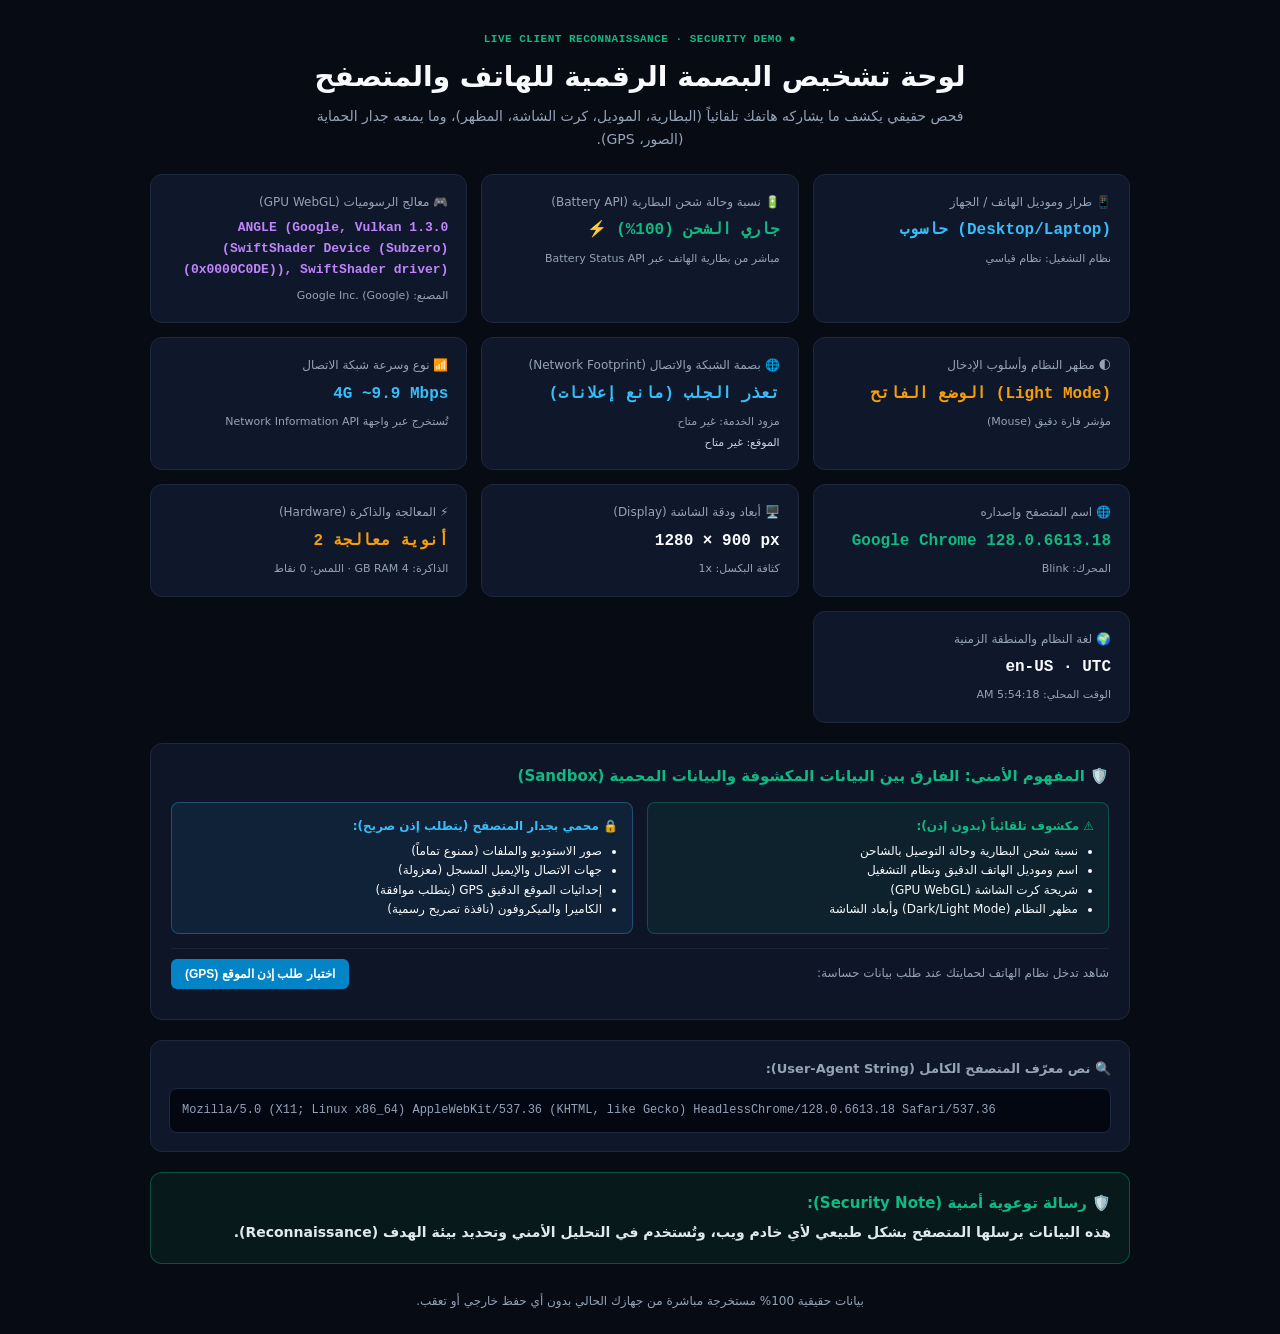
<file: public/single_file_demo.html>
<!DOCTYPE html>
<html lang="ar" dir="rtl">
<head>
  <meta charset="UTF-8">
  <meta name="viewport" content="width=device-width, initial-scale=1.0">
  <title>لوحة تشخيص البصمة الرقمية للهاتف والمتصفح - Digital Footprint Demo</title>
  <style>
    :root {
      --bg: #070b13;
      --card-bg: #0f172a;
      --border: #1e293b;
      --border-hover: #334155;
      --primary: #10b981;
      --cyan: #38bdf8;
      --purple: #c084fc;
      --amber: #f59e0b;
      --text: #f8fafc;
      --text-muted: #94a3b8;
      --code-bg: #030712;
    }
    * { box-sizing: border-box; margin: 0; padding: 0; }
    body {
      background-color: var(--bg);
      color: var(--text);
      font-family: system-ui, -apple-system, 'Segoe UI', Roboto, sans-serif;
      line-height: 1.6;
      padding: 24px 16px;
      min-height: 100vh;
      display: flex;
      flex-direction: column;
      align-items: center;
    }
    .container { max-width: 980px; width: 100%; }
    header { margin-bottom: 24px; text-align: center; }
    .badge {
      display: inline-block;
      font-size: 11px;
      font-weight: 600;
      color: var(--primary);
      margin-bottom: 6px;
      font-family: monospace;
      letter-spacing: 0.5px;
    }
    h1 {
      font-size: clamp(20px, 4vw, 28px);
      font-weight: 700;
      color: var(--text);
      margin-bottom: 6px;
    }
    .subtitle {
      color: var(--text-muted);
      font-size: 14px;
      max-width: 680px;
      margin: 0 auto;
    }
    .grid {
      display: grid;
      grid-template-columns: repeat(auto-fit, minmax(260px, 1fr));
      gap: 14px;
      margin-bottom: 20px;
    }
    .card {
      background: var(--card-bg);
      border: 1px solid var(--border);
      border-radius: 12px;
      padding: 18px;
      transition: border-color 0.2s;
    }
    .card:hover { border-color: var(--border-hover); }
    .card-title {
      font-size: 12px;
      font-weight: 500;
      color: var(--text-muted);
      margin-bottom: 6px;
      display: flex;
      align-items: center;
      gap: 6px;
    }
    .card-value {
      font-size: 16px;
      font-weight: 700;
      color: var(--text);
      direction: ltr;
      text-align: right;
      font-family: monospace;
      word-break: break-word;
    }
    .card-value.highlight { color: var(--primary); }
    .card-value.cyan { color: var(--cyan); }
    .card-value.purple { color: var(--purple); font-size: 13px; }
    .card-value.amber { color: var(--amber); }
    .card-note { font-size: 11px; color: var(--text-muted); margin-top: 6px; }
    .sandbox-sec {
      background: rgba(15, 23, 42, 0.9);
      border: 1px solid var(--border);
      border-radius: 12px;
      padding: 20px;
      margin-bottom: 20px;
    }
    .sandbox-grid {
      display: grid;
      grid-template-columns: repeat(auto-fit, minmax(280px, 1fr));
      gap: 14px;
      margin: 14px 0;
      font-size: 12px;
    }
    .leaked-box {
      background: rgba(16, 185, 129, 0.08);
      border: 1px solid rgba(16, 185, 129, 0.3);
      padding: 14px;
      border-radius: 8px;
    }
    .protected-box {
      background: rgba(56, 189, 248, 0.08);
      border: 1px solid rgba(56, 189, 248, 0.3);
      padding: 14px;
      border-radius: 8px;
    }
    .btn-test {
      background: #0284c7;
      color: #fff;
      border: none;
      padding: 8px 14px;
      border-radius: 6px;
      cursor: pointer;
      font-size: 12px;
      font-weight: 600;
      transition: background 0.2s;
    }
    .btn-test:hover { background: #0369a1; }
    .raw-card {
      background: var(--card-bg);
      border: 1px solid var(--border);
      border-radius: 12px;
      padding: 18px;
      margin-bottom: 20px;
    }
    .raw-title { font-size: 13px; font-weight: 600; color: var(--text-muted); margin-bottom: 8px; }
    .raw-box {
      background: var(--code-bg);
      border: 1px solid var(--border);
      border-radius: 8px;
      padding: 12px;
      font-family: monospace;
      font-size: 12px;
      color: #94a3b8;
      word-break: break-all;
      direction: ltr;
      text-align: left;
    }
    .banner {
      background: rgba(16, 185, 129, 0.08);
      border: 1px solid rgba(16, 185, 129, 0.35);
      border-radius: 12px;
      padding: 18px;
    }
    .banner-title { font-weight: 700; color: var(--primary); font-size: 15px; margin-bottom: 6px; }
    .banner-text { font-size: 14px; color: #e2e8f0; line-height: 1.7; }
    footer { margin-top: 28px; text-align: center; font-size: 12px; color: var(--text-muted); }
  </style>
</head>
<body>
  <div class="container">
    <header>
      <div class="badge">● LIVE CLIENT RECONNAISSANCE · SECURITY DEMO</div>
      <h1>لوحة تشخيص البصمة الرقمية للهاتف والمتصفح</h1>
      <p class="subtitle">فحص حقيقي يكشف ما يشاركه هاتفك تلقائياً (البطارية، الموديل، كرت الشاشة، المظهر)، وما يمنعه جدار الحماية (الصور، GPS).</p>
    </header>

    <div class="grid">
      <!-- 1. اسم وموديل الهاتف -->
      <div class="card">
        <div class="card-title">📱 طراز وموديل الهاتف / الجهاز</div>
        <div class="card-value cyan" id="p-model">جارٍ كشف الموديل...</div>
        <div class="card-note" id="p-os">نظام التشغيل: -</div>
      </div>

      <!-- 2. شحن البطارية -->
      <div class="card">
        <div class="card-title">🔋 نسبة وحالة شحن البطارية (Battery API)</div>
        <div class="card-value highlight" id="p-batt">جارٍ قراءة البطارية...</div>
        <div class="card-note" id="p-batt-note">-</div>
      </div>

      <!-- 3. كرت الشاشة GPU -->
      <div class="card">
        <div class="card-title">🎮 معالج الرسوميات (GPU WebGL)</div>
        <div class="card-value purple" id="p-gpu">جارٍ كشف GPU...</div>
        <div class="card-note" id="p-gpu-vendor">-</div>
      </div>

      <!-- 4. مظهر النظام وأسلوب الإدخال -->
      <div class="card">
        <div class="card-title">🌓 مظهر النظام وأسلوب الإدخال</div>
        <div class="card-value amber" id="p-theme">-</div>
        <div class="card-note" id="p-input">-</div>
      </div>

      <!-- 5. بصمة الشبكة والاتصال (Network Footprint) -->
      <div class="card">
        <div class="card-title">🌐 بصمة الشبكة والاتصال (Network Footprint)</div>
        <div class="card-value cyan" id="p-ip">جاري التحميل...</div>
        <div class="card-note" id="p-isp">مزود الخدمة: جاري الفحص...</div>
        <div class="card-note" id="p-loc" style="color: #cbd5e1; font-weight: 500; margin-top: 3px;">الموقع: جاري التحديد...</div>
      </div>

      <!-- 6. شبكة الاتصال والسرعة -->
      <div class="card">
        <div class="card-title">📶 نوع وسرعة شبكة الاتصال</div>
        <div class="card-value cyan" id="p-net">-</div>
        <div class="card-note">تُستخرج عبر واجهة Network Information API</div>
      </div>

      <!-- 6. المتصفح -->
      <div class="card">
        <div class="card-title">🌐 اسم المتصفح وإصداره</div>
        <div class="card-value highlight" id="p-browser">-</div>
        <div class="card-note" id="p-engine">المحرك: -</div>
      </div>

      <!-- 7. الشاشة -->
      <div class="card">
        <div class="card-title">🖥️ أبعاد ودقة الشاشة (Display)</div>
        <div class="card-value" id="p-screen">-</div>
        <div class="card-note" id="p-screen-note">-</div>
      </div>

      <!-- 8. المعالجة والذاكرة -->
      <div class="card">
        <div class="card-title">⚡ المعالجة والذاكرة (Hardware)</div>
        <div class="card-value amber" id="p-hw">-</div>
        <div class="card-note" id="p-hw-note">-</div>
      </div>

      <!-- 9. اللغة والتوقيت -->
      <div class="card">
        <div class="card-title">🌍 لغة النظام والمنطقة الزمنية</div>
        <div class="card-value" id="p-tz">-</div>
        <div class="card-note" id="p-time">-</div>
      </div>
    </div>

    <!-- قسم المقارنة الأمنية التفاعلي -->
    <div class="sandbox-sec">
      <div style="font-weight: 700; color: #10b981; font-size: 15px;">🛡️ المفهوم الأمني: الفارق بين البيانات المكشوفة والبيانات المحمية (Sandbox)</div>
      <div class="sandbox-grid">
        <div class="leaked-box">
          <strong style="color: #10b981;">⚠️ مكشوف تلقائياً (بدون إذن):</strong>
          <ul style="margin-top: 6px; padding-right: 16px;">
            <li>نسبة شحن البطارية وحالة التوصيل بالشاحن</li>
            <li>اسم وموديل الهاتف الدقيق ونظام التشغيل</li>
            <li>شريحة كرت الشاشة (GPU WebGL)</li>
            <li>مظهر النظام (Dark/Light Mode) وأبعاد الشاشة</li>
          </ul>
        </div>
        <div class="protected-box">
          <strong style="color: #38bdf8;">🔒 محمي بجدار المتصفح (يتطلب إذن صريح):</strong>
          <ul style="margin-top: 6px; padding-right: 16px;">
            <li>صور الاستوديو والملفات (ممنوع تماماً)</li>
            <li>جهات الاتصال والإيميل المسجل (معزولة)</li>
            <li>إحداثيات الموقع الدقيق GPS (يتطلب موافقة)</li>
            <li>الكاميرا والميكروفون (نافذة تصريح رسمية)</li>
          </ul>
        </div>
      </div>
      <div style="display: flex; align-items: center; justify-content: space-between; flex-wrap: wrap; gap: 10px; padding-top: 10px; border-top: 1px solid rgba(255,255,255,0.06);">
        <span style="font-size: 12px; color: #94a3b8;">شاهد تدخل نظام الهاتف لحمايتك عند طلب بيانات حساسة:</span>
        <button class="btn-test" onclick="testGPS()">اختبار طلب إذن الموقع (GPS)</button>
      </div>
      <div id="gps-status" style="margin-top: 10px; font-size: 11px; font-family: monospace; color: #38bdf8;"></div>
    </div>

    <!-- نص User-Agent الكامل الفعلي -->
    <div class="raw-card">
      <div class="raw-title">🔍 نص معرّف المتصفح الكامل (User-Agent String):</div>
      <div class="raw-box" id="p-ua"></div>
    </div>

    <!-- الرسالة التوعوية المطلوبة -->
    <div class="banner">
      <div class="banner-title">🛡️ رسالة توعوية أمنية (Security Note):</div>
      <p class="banner-text">
        <strong>هذه البيانات يرسلها المتصفح بشكل طبيعي لأي خادم ويب، وتُستخدم في التحليل الأمني وتحديد بيئة الهدف (Reconnaissance).</strong>
      </p>
    </div>

    <footer>
      بيانات حقيقية 100% مستخرجة مباشرة من جهازك الحالي بدون أي حفظ خارجي أو تعقب.
    </footer>
  </div>

  <script>
    (function() {
      var ua = navigator.userAgent || '';
      document.getElementById('p-ua').textContent = ua;

      // 1. تحديد الهاتف والنظام
      var model = 'حاسوب (Desktop/Laptop)', os = 'نظام قياسي';
      if (/iPhone/i.test(ua)) {
        var w = Math.min(window.screen.width, window.screen.height);
        var h = Math.max(window.screen.width, window.screen.height);
        if (w === 430 && h === 932) model = 'Apple iPhone 15 Pro Max / 14 Pro Max';
        else if (w === 393 && h === 852) model = 'Apple iPhone 15 Pro / 15 / 14 Pro';
        else if (w === 390 && h === 844) model = 'Apple iPhone 14 / 13 / 12';
        else if (w === 414 && h === 896) model = 'Apple iPhone 11 / XR';
        else model = 'Apple iPhone';
        os = 'Apple iOS';
      } else if (/Android/i.test(ua)) {
        var sam = ua.match(/SM-([A-Z0-9]+)/i);
        if (sam) model = 'Samsung Galaxy (' + sam[0].toUpperCase() + ')';
        else if (/Pixel/i.test(ua)) model = 'Google Pixel';
        else if (/Redmi/i.test(ua)) model = 'Xiaomi Redmi';
        else model = 'هاتف ذكي Android';
        os = 'Google Android';
      } else if (/Windows/i.test(ua)) {
        model = 'حاسوب شخصي (Windows PC)';
        os = 'Windows';
      } else if (/Mac/i.test(ua)) {
        model = 'Apple Mac';
        os = 'macOS';
      }
      document.getElementById('p-model').textContent = model;
      document.getElementById('p-os').textContent = 'نظام التشغيل: ' + os;

      // 2. كشف البطارية
      if (navigator.getBattery) {
        navigator.getBattery().then(function(b) {
          function updateBatt() {
            var pct = Math.round(b.level * 100);
            var status = b.charging ? ('⚡ جاري الشحن (' + pct + '%)') : ('🔋 يعمل على البطارية (' + pct + '%)');
            document.getElementById('p-batt').textContent = status;
            document.getElementById('p-batt-note').textContent = 'مباشر من بطارية الهاتف عبر Battery Status API';
          }
          updateBatt();
          b.addEventListener('chargingchange', updateBatt);
          b.addEventListener('levelchange', updateBatt);
        }).catch(function() {
          document.getElementById('p-batt').textContent = 'محجوبة برمجياً';
        });
      } else {
        document.getElementById('p-batt').textContent = /iPhone|iPad/i.test(ua) ? 'محجوبة في Safari (iOS Privacy)' : 'غير مدعومة في المتصفح';
        document.getElementById('p-batt-note').textContent = 'حجبت Apple قراءة البطارية لمنع استغلالها في التعقب';
      }

      // 3. كشف GPU
      try {
        var canvas = document.createElement('canvas');
        var gl = canvas.getContext('webgl') || canvas.getContext('experimental-webgl');
        if (gl) {
          var debug = gl.getExtension('WEBGL_debug_renderer_info');
          if (debug) {
            document.getElementById('p-gpu').textContent = gl.getParameter(debug.UNMASKED_RENDERER_WEBGL) || 'متاح';
            document.getElementById('p-gpu-vendor').textContent = 'المصنع: ' + (gl.getParameter(debug.UNMASKED_VENDOR_WEBGL) || 'GPU');
          }
        }
      } catch(e) {}

      // 4. مظهر النظام
      var isDark = window.matchMedia && window.matchMedia('(prefers-color-scheme: dark)').matches;
      document.getElementById('p-theme').textContent = isDark ? 'الوضع الداكن (Dark Mode)' : 'الوضع الفاتح (Light Mode)';
      var isCoarse = window.matchMedia && window.matchMedia('(pointer: coarse)').matches;
      document.getElementById('p-input').textContent = isCoarse ? 'شاشة لمس إصبعية (Touchscreen)' : 'مؤشر فارة دقيق (Mouse)';

      // 5. المتصفح
      var browser = 'متصفح ويب', engine = 'Blink';
      if (/Edg\/([0-9\.]+)/i.test(ua)) { browser = 'Microsoft Edge ' + RegExp.$1; engine = 'Blink'; }
      else if (/Chrome\/([0-9\.]+)/i.test(ua)) { browser = 'Google Chrome ' + RegExp.$1; engine = 'Blink'; }
      else if (/Firefox\/([0-9\.]+)/i.test(ua)) { browser = 'Mozilla Firefox ' + RegExp.$1; engine = 'Gecko'; }
      else if (/Version\/([0-9\.]+) Safari/i.test(ua)) { browser = 'Apple Safari ' + RegExp.$1; engine = 'WebKit'; }
      document.getElementById('p-browser').textContent = browser;
      document.getElementById('p-engine').textContent = 'المحرك: ' + engine;

      // 6. الشاشة
      document.getElementById('p-screen').textContent = window.screen.width + ' × ' + window.screen.height + ' px';
      document.getElementById('p-screen-note').textContent = 'كثافة البكسل: ' + (window.devicePixelRatio || 1) + 'x';

      // 7. الشبكة
      var conn = navigator.connection;
      if (conn) {
        document.getElementById('p-net').textContent = (conn.effectiveType ? conn.effectiveType.toUpperCase() : 'Wi-Fi / Cellular') + (conn.downlink ? ' ~' + conn.downlink + ' Mbps' : '');
      } else {
        document.getElementById('p-net').textContent = 'اتصال إنترنت نشط';
      }

      // 8. العتاد
      var cores = navigator.hardwareConcurrency ? (navigator.hardwareConcurrency + ' أنوية معالجة') : 'غير معلن';
      var mem = navigator.deviceMemory ? (navigator.deviceMemory + ' GB RAM') : 'محجوبة';
      document.getElementById('p-hw').textContent = cores;
      document.getElementById('p-hw-note').textContent = 'الذاكرة: ' + mem + ' · اللمس: ' + (navigator.maxTouchPoints || 0) + ' نقاط';

      // 9. اللغة والتوقيت
      var tz = Intl.DateTimeFormat().resolvedOptions().timeZone || 'غير محدد';
      document.getElementById('p-tz').textContent = (navigator.language || 'ar') + ' · ' + tz;
      document.getElementById('p-time').textContent = 'الوقت المحلي: ' + new Date().toLocaleTimeString();
    })();

    // GPS test
    function testGPS() {
      var st = document.getElementById('gps-status');
      if (!navigator.geolocation) {
        st.textContent = 'واجهة الموقع غير مدعومة في هذا المتصفح.';
        return;
      }
      st.textContent = 'جارٍ إظهار نافذة المتصفح الرسمية لطلب إذنك...';
      navigator.geolocation.getCurrentPosition(
        function(pos) {
          st.textContent = '✅ وافقت على الإذن: تم جلب الإحداثيات بنجاح (' + pos.coords.latitude.toFixed(3) + ', ' + pos.coords.longitude.toFixed(3) + '). لاحظ أن المتصفح لم يشاركها إلا بعد موافقتك الصريحة!';
        },
        function(err) {
          st.textContent = '🛡️ تم رفض الإذن: منع جدار حماية المتصفح أخذ موقعك، بعكس مواصفات الهاتف التي كُشفت تلقائياً!';
        }
      );
    }

    // جلب بصمة الشبكة والـ IP العام ومزود الخدمة والمدينة
    async function loadNetworkFootprint() {
      var ipEl = document.getElementById('p-ip');
      var ispEl = document.getElementById('p-isp');
      var locEl = document.getElementById('p-loc');

      // 1. المحاولة الأساسية عبر ipapi.co
      try {
        var res = await fetch('https://ipapi.co/json/');
        if (res.ok) {
          var d = await res.json();
          if (d && d.ip) {
            if (ipEl) ipEl.textContent = d.ip;
            if (ispEl) ispEl.textContent = 'مزود الخدمة: ' + (d.org || d.asn || 'شركة اتصالات محلية');
            if (locEl) locEl.textContent = 'الموقع: ' + [d.city, d.country_name].filter(Boolean).join('، ');
            return;
          }
        }
      } catch (e) {}

      // 2. المحاولة البديلة الأولى عبر ipwho.is
      try {
        var res2 = await fetch('https://ipwho.is/');
        if (res2.ok) {
          var d2 = await res2.json();
          if (d2 && d2.ip) {
            if (ipEl) ipEl.textContent = d2.ip;
            if (ispEl) ispEl.textContent = 'مزود الخدمة: ' + ((d2.connection && d2.connection.isp) || 'شركة اتصالات');
            if (locEl) locEl.textContent = 'الموقع: ' + [d2.city, d2.country].filter(Boolean).join('، ');
            return;
          }
        }
      } catch (e2) {}

      // 3. المحاولة البديلة الثانية عبر api.ipify.org
      try {
        var res3 = await fetch('https://api.ipify.org?format=json');
        if (res3.ok) {
          var d3 = await res3.json();
          if (d3 && d3.ip) {
            if (ipEl) ipEl.textContent = d3.ip;
            if (ispEl) ispEl.textContent = 'مزود الخدمة: مزود إنترنت محلي';
            if (locEl) locEl.textContent = 'الموقع: موقع الشبكة التقديري';
            return;
          }
        }
      } catch (e3) {}

      if (ipEl) ipEl.textContent = 'تعذر الجلب (مانع إعلانات)';
      if (ispEl) ispEl.textContent = 'مزود الخدمة: غير متاح';
      if (locEl) locEl.textContent = 'الموقع: غير متاح';
    }
    loadNetworkFootprint();
  </script>
</body>
</html>
</file>
